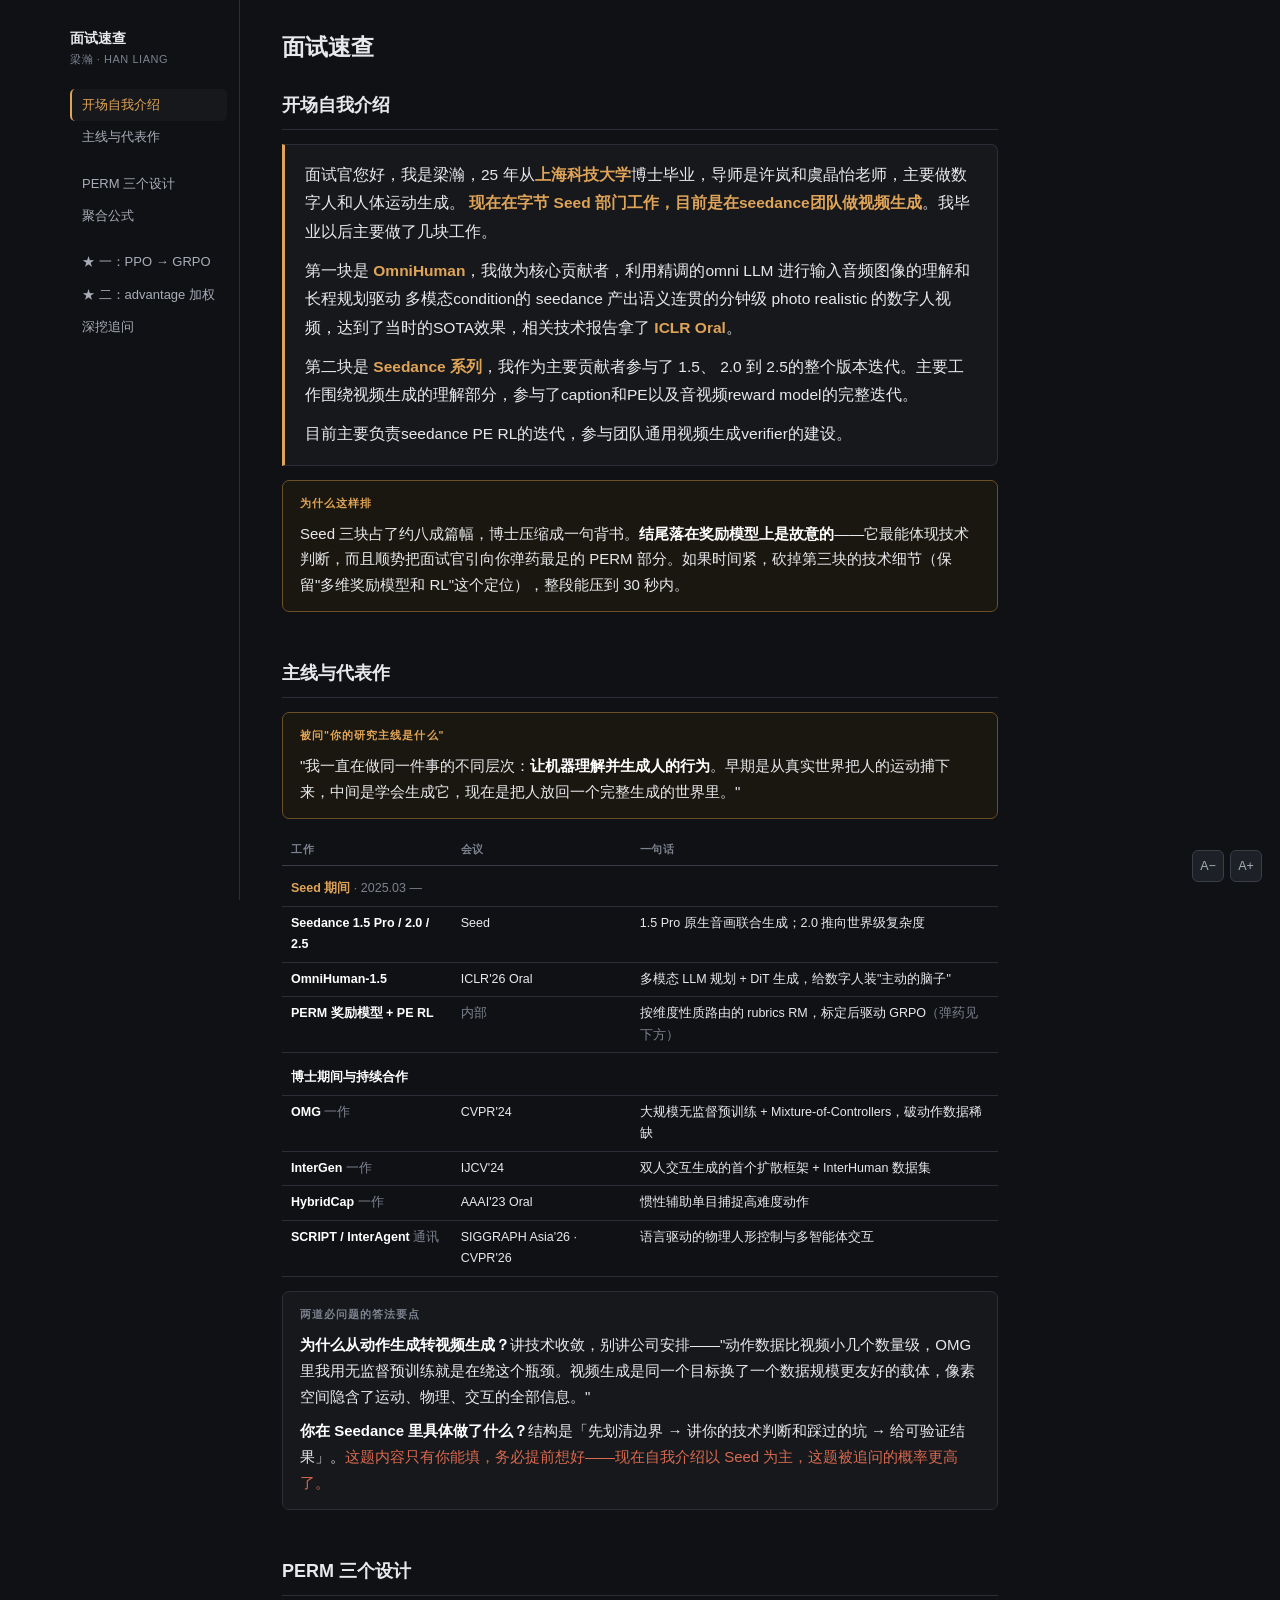
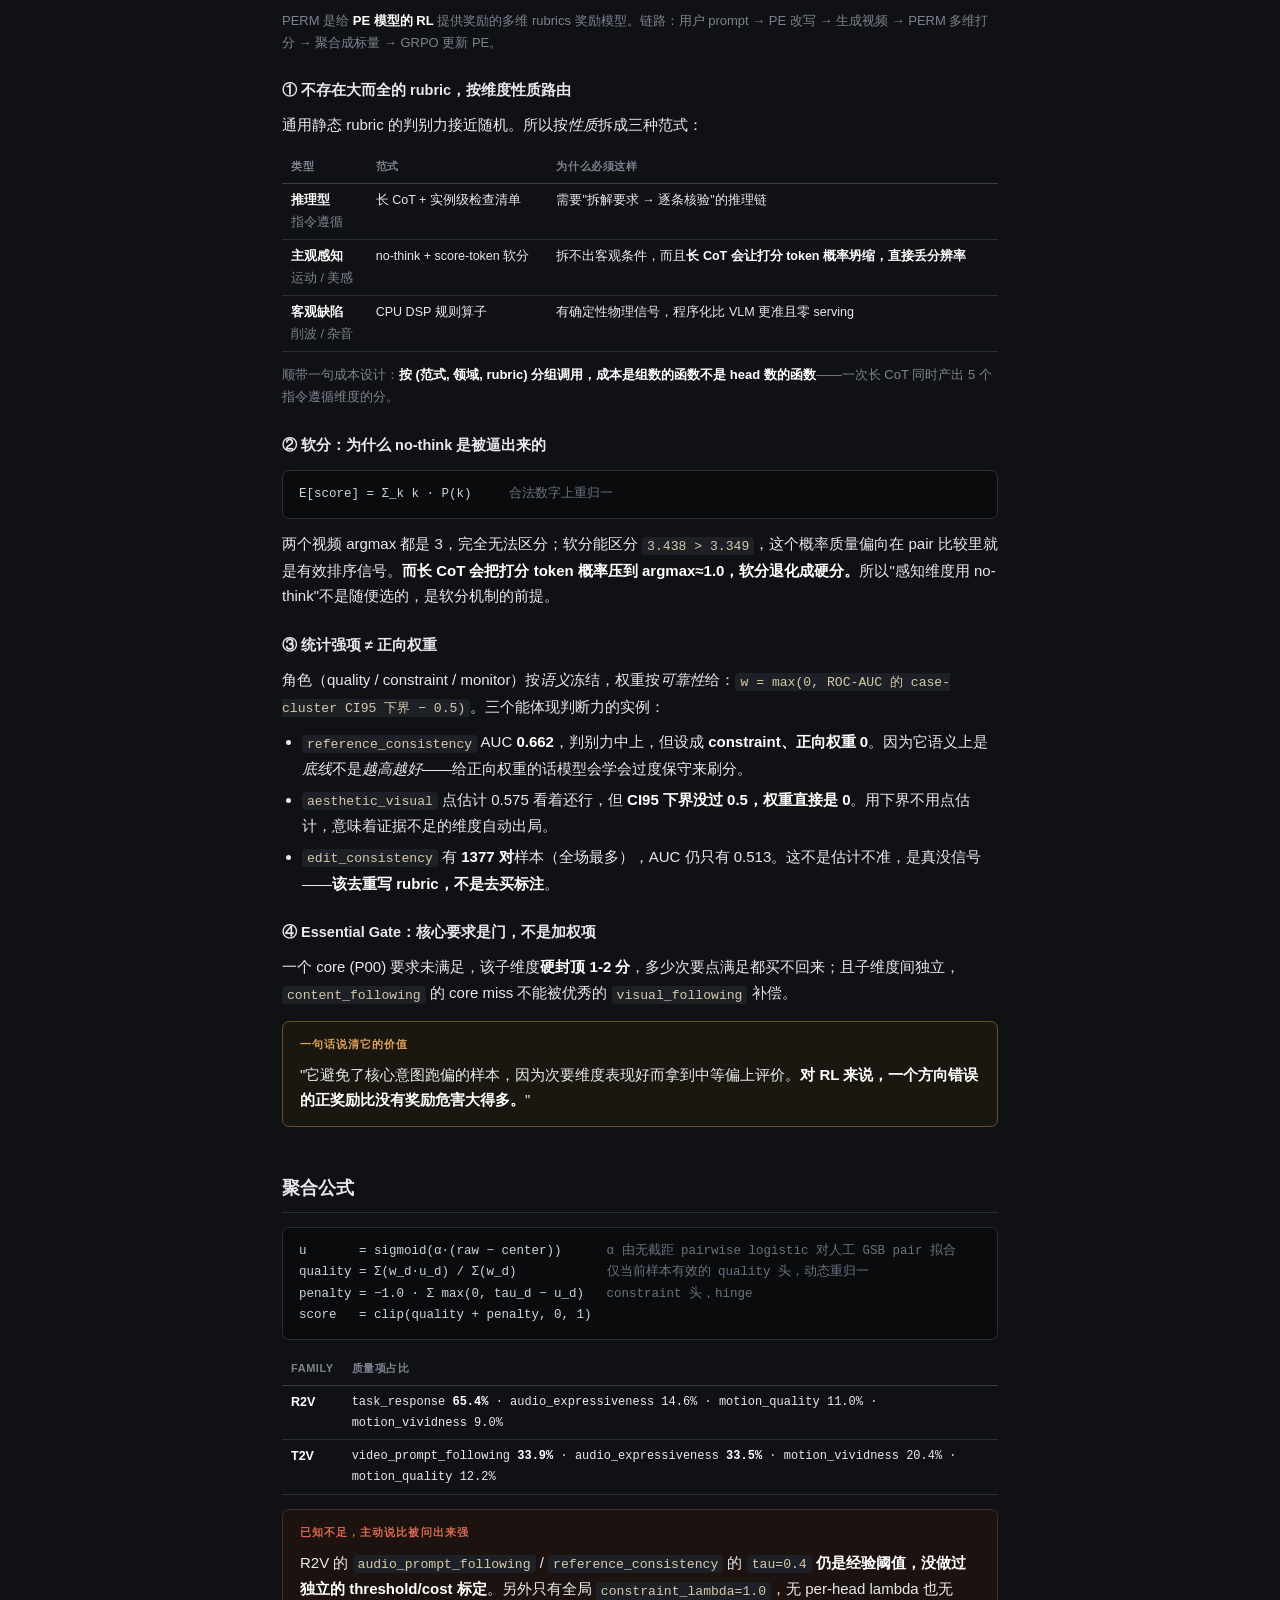
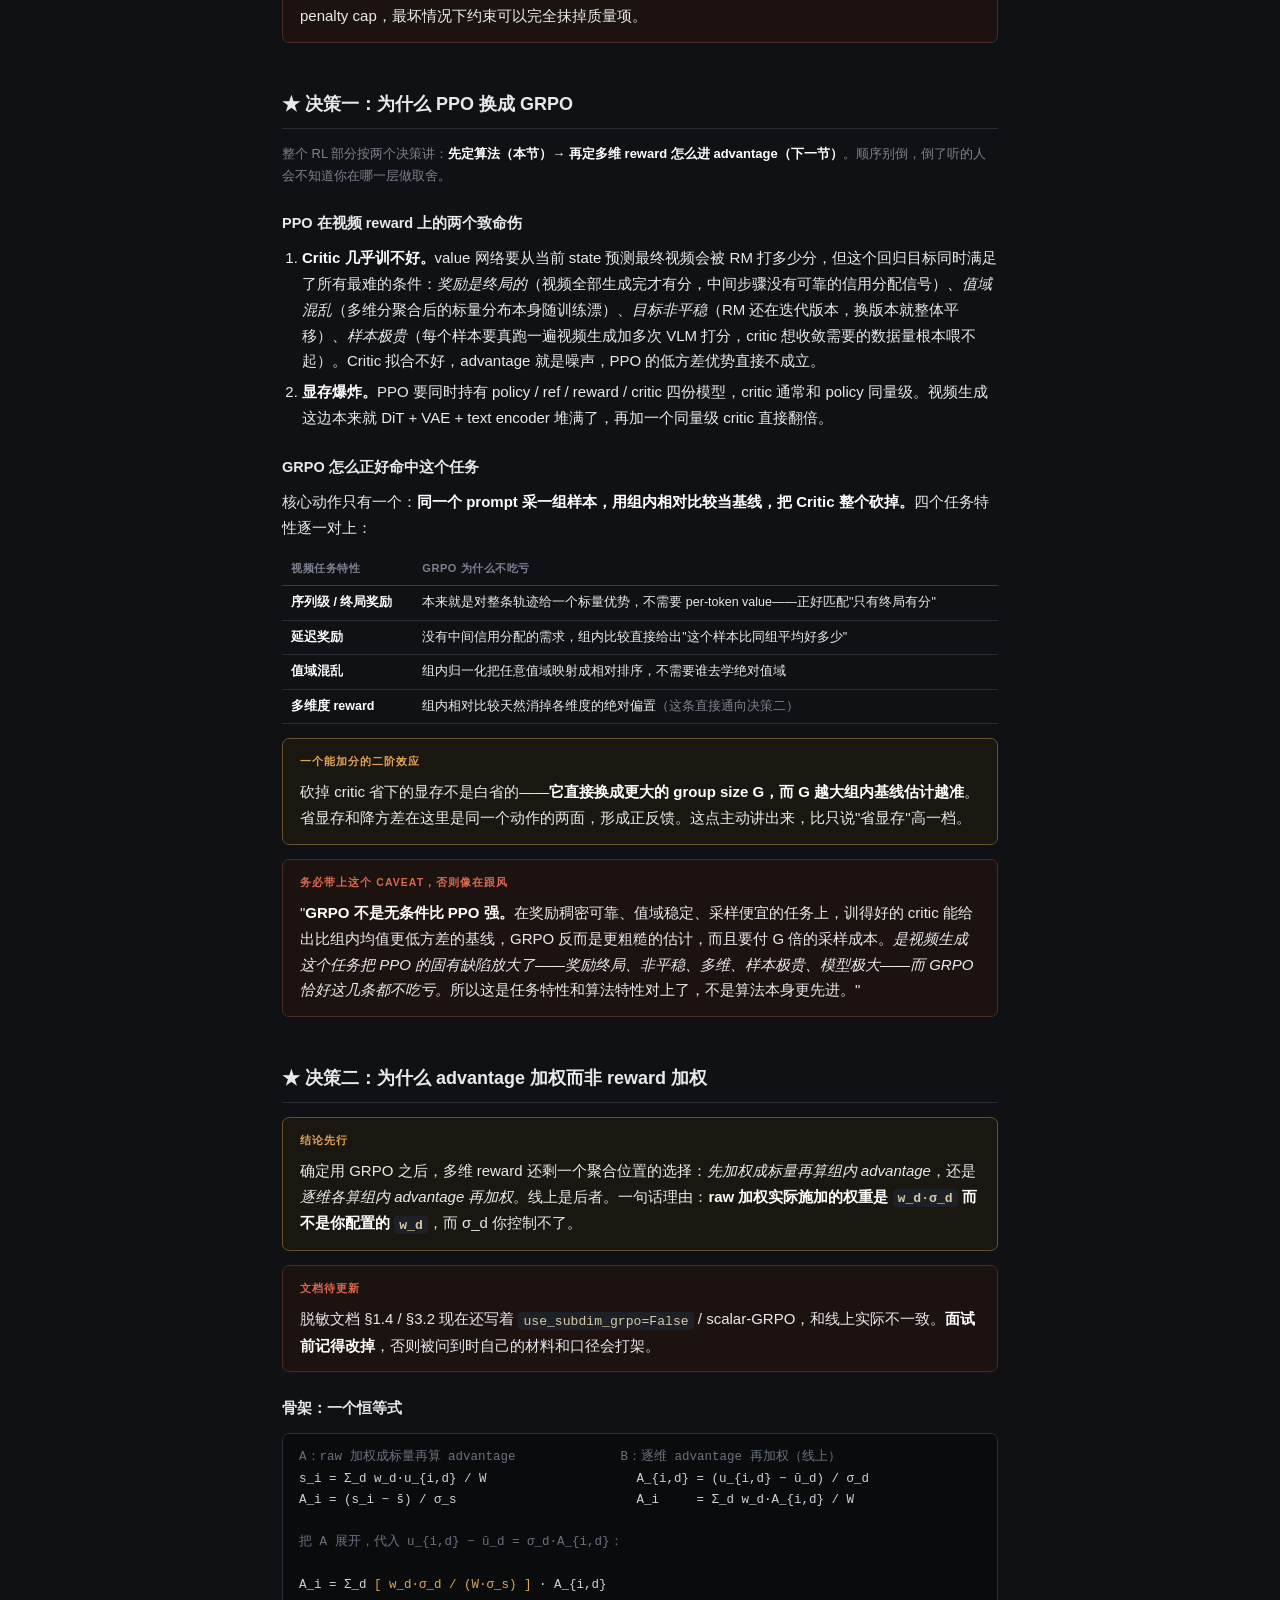
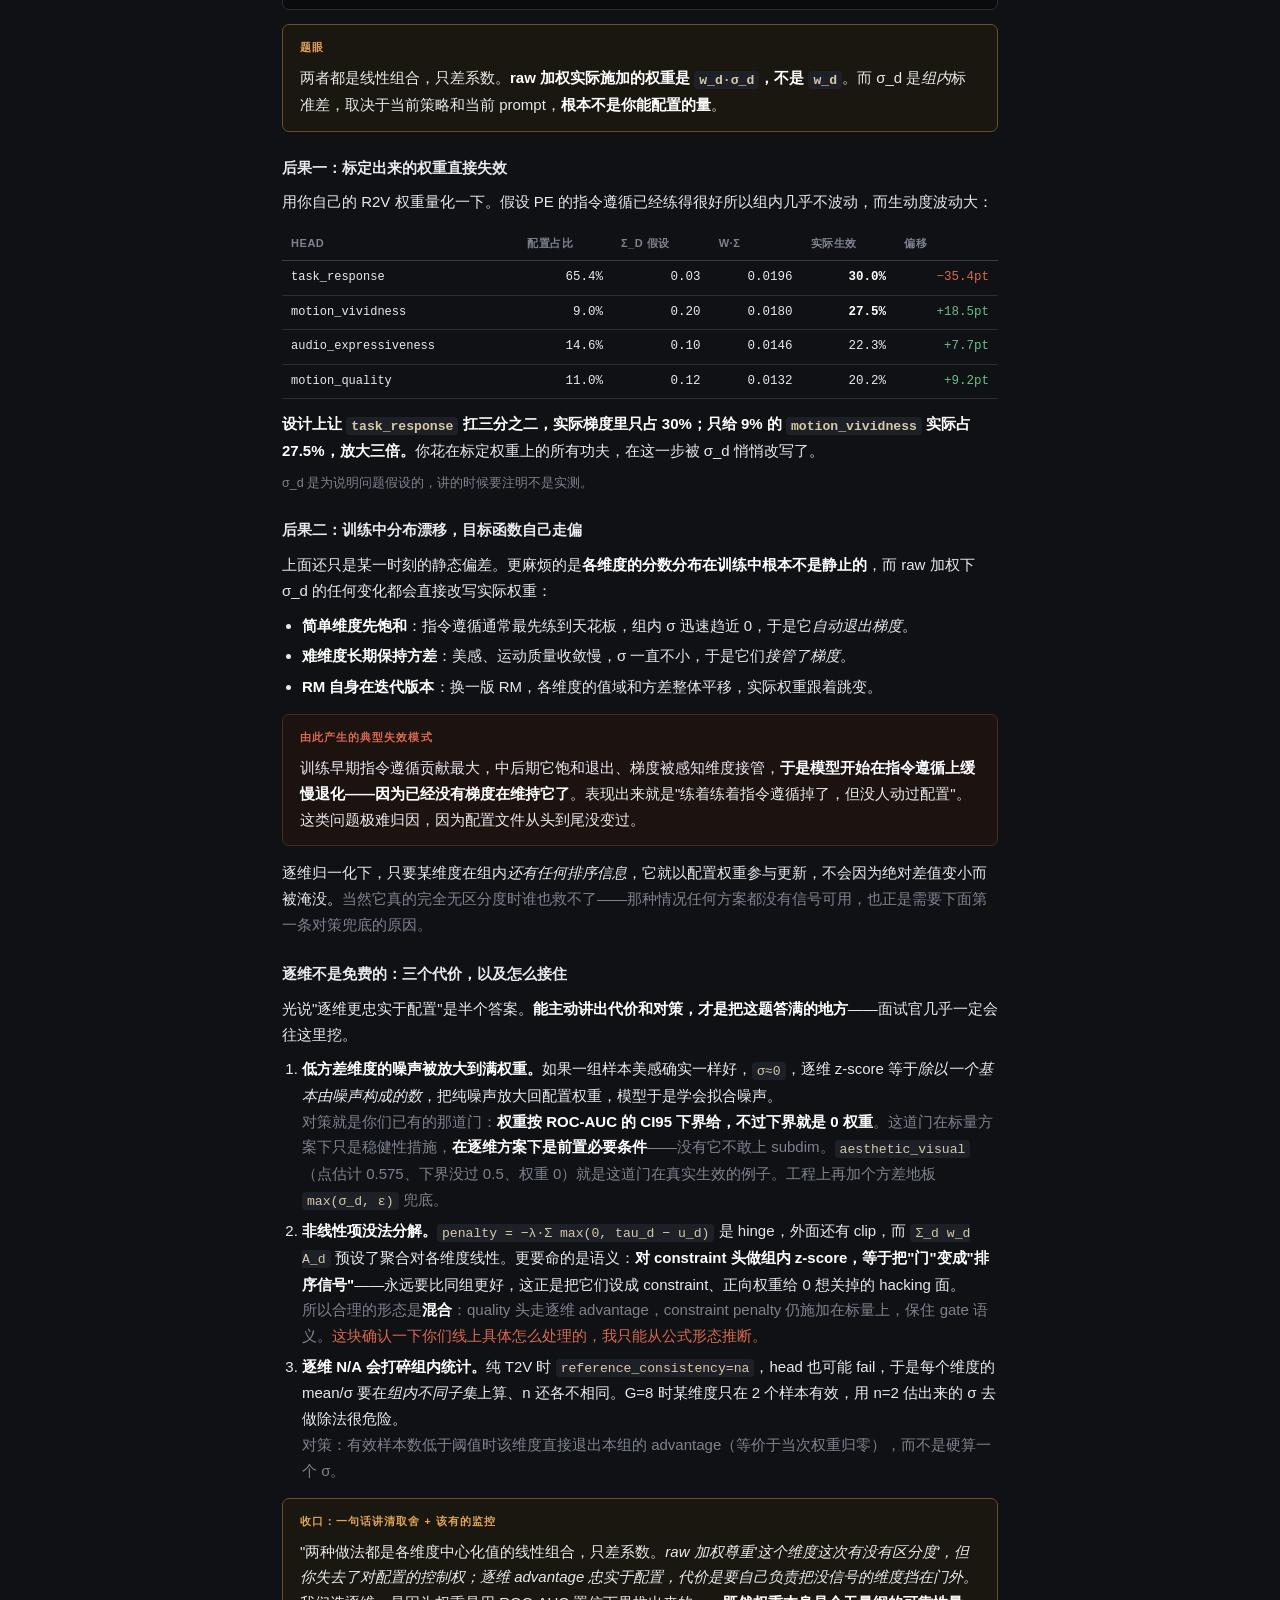
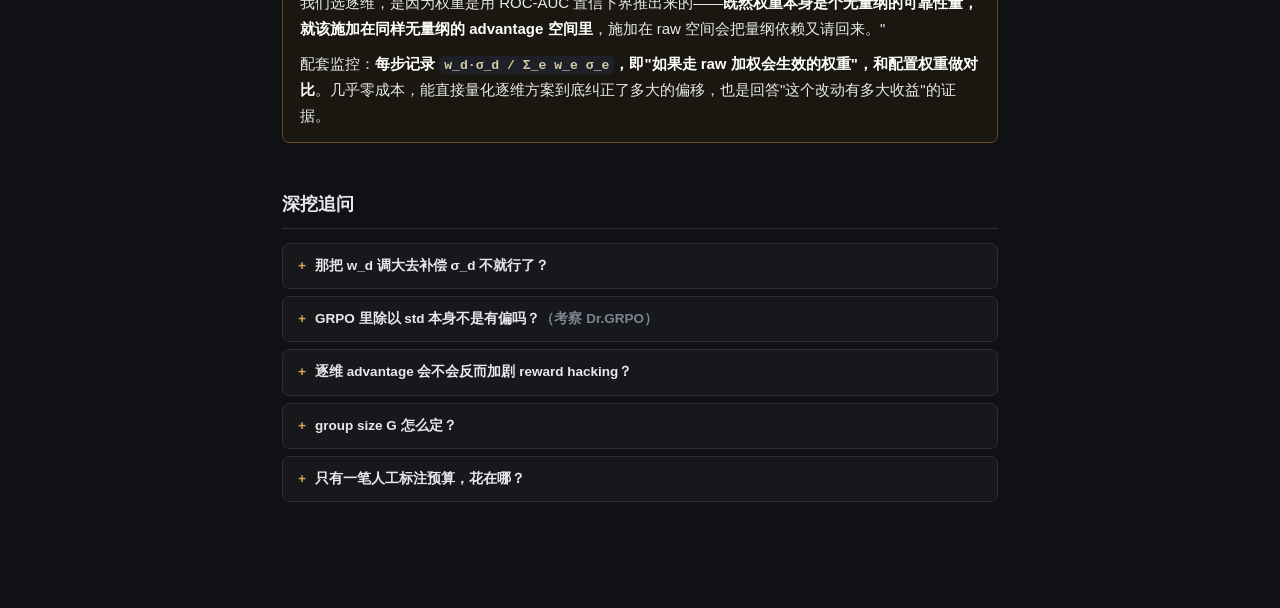
<file: interview-prep.html>
<!DOCTYPE html>
<html lang="zh-CN">

<head>
  <meta charset="UTF-8">
  <meta name="viewport" content="width=device-width, initial-scale=1.0">
  <title>面试速查 · 梁瀚</title>
  <style>
    :root {
      --bg: #101114;
      --bg-2: #16181c;
      --bg-3: #1d2026;
      --line: #2a2e36;
      --line-2: #383d47;
      --fg: #e8e9ec;
      --fg-2: #a8adb8;
      --fg-3: #7c828f;
      --accent: #e0a458;
      --accent-dim: #6b4f28;
      --good: #6bbf8a;
      --warn: #d9694f;
      --mono: ui-monospace, SFMono-Regular, "SF Mono", Menlo, Consolas, monospace;
      --sans: -apple-system, BlinkMacSystemFont, "PingFang SC", "Hiragino Sans GB",
        "Microsoft YaHei", "Segoe UI", Roboto, sans-serif;
    }

    * { box-sizing: border-box; }
    html { scroll-behavior: smooth; scroll-padding-top: 22px; }

    body {
      margin: 0; background: var(--bg); color: var(--fg);
      font-family: var(--sans); font-size: 15px; line-height: 1.72;
      -webkit-font-smoothing: antialiased;
    }

    .wrap { display: flex; align-items: flex-start; max-width: 1180px; margin: 0 auto; }

    nav {
      position: sticky; top: 0; flex: 0 0 190px; height: 100vh;
      padding: 26px 12px 40px 20px; border-right: 1px solid var(--line);
    }
    nav .brand { font-size: 14px; font-weight: 700; }
    nav .brand-sub { font-size: 11px; color: var(--fg-3); margin-bottom: 20px; letter-spacing: .05em; }
    nav a {
      display: block; color: var(--fg-2); text-decoration: none; font-size: 13px;
      padding: 5px 10px; border-radius: 5px; border-left: 2px solid transparent;
    }
    nav a:hover { color: var(--fg); background: var(--bg-2); }
    nav a.on { color: var(--accent); border-left-color: var(--accent); background: var(--bg-2); }
    nav .sep { height: 14px; }

    main { flex: 1 1 auto; min-width: 0; padding: 28px 42px 120px; max-width: 800px; }

    h1 { font-size: 23px; margin: 0 0 22px; }
    h2 {
      font-size: 18px; margin: 46px 0 14px; padding-bottom: 8px;
      border-bottom: 1px solid var(--line);
    }
    h2:first-of-type { margin-top: 0; }
    h3 { font-size: 14.5px; margin: 24px 0 8px; }
    p { margin: 9px 0; }
    ul, ol { margin: 9px 0; padding-left: 20px; }
    li { margin: 5px 0; }
    strong { color: #fff; font-weight: 620; }
    code {
      font-family: var(--mono); font-size: .875em; background: var(--bg-3);
      padding: 1.5px 5px; border-radius: 4px; color: #d7c9a8;
    }

    .script {
      background: var(--bg-2); border: 1px solid var(--line);
      border-left: 3px solid var(--accent); border-radius: 0 7px 7px 0;
      padding: 16px 20px; margin: 14px 0;
    }
    .script p { font-size: 15.5px; line-height: 1.85; margin: 0; }
    .script p + p { margin-top: 10px; }
    .script em { color: var(--accent); font-style: normal; font-weight: 600; }

    .box {
      background: var(--bg-2); border: 1px solid var(--line);
      border-radius: 7px; padding: 13px 17px; margin: 14px 0;
    }
    .box.key { border-color: var(--accent-dim); background: #1a1710; }
    .box.warn { border-color: #4a2b23; background: #1c1310; }
    .box .lbl {
      font-size: 10.5px; letter-spacing: .1em; text-transform: uppercase;
      font-weight: 700; margin-bottom: 6px; color: var(--fg-3);
    }
    .box.key .lbl { color: var(--accent); }
    .box.warn .lbl { color: var(--warn); }
    .box > :last-child { margin-bottom: 0; }

    pre {
      font-family: var(--mono); font-size: 12.5px; line-height: 1.7;
      background: #0a0b0d; border: 1px solid var(--line); border-radius: 7px;
      padding: 13px 16px; overflow-x: auto; margin: 12px 0; color: #cdd3dd;
    }
    pre .c { color: #6a7180; }
    pre .hl { color: var(--accent); }

    table {
      width: 100%; border-collapse: collapse; margin: 12px 0;
      font-size: 12.5px; font-variant-numeric: tabular-nums;
    }
    th {
      text-align: left; padding: 7px 9px; border-bottom: 1.5px solid var(--line-2);
      color: var(--fg-3); font-weight: 600; font-size: 11px;
      text-transform: uppercase; letter-spacing: .05em; white-space: nowrap;
    }
    td { padding: 6px 9px; border-bottom: 1px solid var(--line); vertical-align: top; }
    td.n { text-align: right; font-family: var(--mono); }
    .mono { font-family: var(--mono); font-size: 12px; }
    .dim { color: var(--fg-3); }
    .up { color: var(--good); }
    .down { color: var(--warn); }

    details {
      border: 1px solid var(--line); border-radius: 7px;
      margin: 7px 0; background: var(--bg-2); overflow: hidden;
    }
    summary {
      cursor: pointer; padding: 10px 15px; font-size: 13.5px;
      font-weight: 600; color: var(--fg); list-style: none;
    }
    summary::-webkit-details-marker { display: none; }
    summary::before {
      content: "+"; color: var(--accent); font-family: var(--mono);
      margin-right: 9px; font-weight: 700;
    }
    details[open] summary::before { content: "−"; }
    summary:hover { background: var(--bg-3); }
    .ans { padding: 0 15px 13px 34px; font-size: 13.5px; color: var(--fg-2); }
    .ans > :last-child { margin-bottom: 0; }
    .ans strong { color: var(--fg); }

    .toolbar { position: fixed; right: 18px; bottom: 18px; display: flex; gap: 6px; }
    .toolbar button {
      background: var(--bg-3); color: var(--fg-2); border: 1px solid var(--line-2);
      border-radius: 6px; width: 32px; height: 32px; cursor: pointer; font-size: 12.5px;
    }
    .toolbar button:hover { color: var(--accent); }

    @media print {
      nav, .toolbar { display: none; }
      body { background: #fff; color: #000; font-size: 10pt; }
      main { max-width: none; padding: 0; }
      details { break-inside: avoid; }
      pre, .box, .script { background: #f6f6f6; border-color: #ccc; color: #000; }
    }

    @media (max-width: 860px) {
      nav { display: none; }
      main { padding: 20px 16px 80px; }
    }
  </style>
</head>

<body>
  <div class="wrap">
    <nav>
      <div class="brand">面试速查</div>
      <div class="brand-sub">梁瀚 · HAN LIANG</div>
      <a href="#intro">开场自我介绍</a>
      <a href="#arc">主线与代表作</a>
      <div class="sep"></div>
      <a href="#perm">PERM 三个设计</a>
      <a href="#agg">聚合公式</a>
      <div class="sep"></div>
      <a href="#ppo">★ 一：PPO → GRPO</a>
      <a href="#adv">★ 二：advantage 加权</a>
      <a href="#qa">深挖追问</a>
    </nav>

    <main>
      <h1>面试速查</h1>

      <!-- ============ 开场 ============ -->
      <h2 id="intro">开场自我介绍</h2>

      <div class="script">
        <p>面试官您好，我是梁瀚，25 年从<em>上海科技大学</em>博士毕业，导师是许岚和虞晶怡老师，主要做数字人和人体运动生成。
          <em>现在在字节 Seed 部门工作，目前是在seedance团队做视频生成</em>。我毕业以后主要做了几块工作。</p>
        <p>第一块是 <em>OmniHuman</em>，我做为核心贡献者，利用精调的omni LLM 进行输入音频图像的理解和长程规划驱动 多模态condition的 seedance 产出语义连贯的分钟级 photo realistic 的数字人视频，达到了当时的SOTA效果，相关技术报告拿了 <em>ICLR Oral</em>。</p>
        <p>第二块是 <em>Seedance 系列</em>，我作为主要贡献者参与了 1.5、 2.0 到 2.5的整个版本迭代。主要工作围绕视频生成的理解部分，参与了caption和PE以及音视频reward model的完整迭代。</p>
        <p>目前主要负责seedance PE RL的迭代，参与团队通用视频生成verifier的建设。</p>
      </div>

      <div class="box key">
        <div class="lbl">为什么这样排</div>
        <p>Seed 三块占了约八成篇幅，博士压缩成一句背书。<strong>结尾落在奖励模型上是故意的</strong>——它最能体现技术判断，而且顺势把面试官引向你弹药最足的 PERM 部分。如果时间紧，砍掉第三块的技术细节（保留"多维奖励模型和 RL"这个定位），整段能压到 30 秒内。</p>
      </div>

      <!-- ============ 主线 ============ -->
      <h2 id="arc">主线与代表作</h2>

      <div class="box key">
        <div class="lbl">被问"你的研究主线是什么"</div>
        <p>"我一直在做同一件事的不同层次：<strong>让机器理解并生成人的行为</strong>。早期是从真实世界把人的运动捕下来，中间是学会生成它，现在是把人放回一个完整生成的世界里。"</p>
      </div>

      <table>
        <thead><tr><th>工作</th><th>会议</th><th>一句话</th></tr></thead>
        <tbody>
          <tr><td colspan="3" class="dim" style="padding-top:12px"><strong style="color:var(--accent)">Seed 期间</strong> · 2025.03 —</td></tr>
          <tr><td><strong>Seedance 1.5 Pro / 2.0 / 2.5</strong></td><td>Seed</td><td>1.5 Pro 原生音画联合生成；2.0 推向世界级复杂度</td></tr>
          <tr><td><strong>OmniHuman-1.5</strong></td><td>ICLR'26 Oral</td><td>多模态 LLM 规划 + DiT 生成，给数字人装"主动的脑子"</td></tr>
          <tr><td><strong>PERM 奖励模型 + PE RL</strong></td><td class="dim">内部</td><td>按维度性质路由的 rubrics RM，标定后驱动 GRPO<span class="dim">（弹药见下方）</span></td></tr>
          <tr><td colspan="3" class="dim" style="padding-top:14px"><strong>博士期间与持续合作</strong></td></tr>
          <tr><td><strong>OMG</strong> <span class="dim">一作</span></td><td>CVPR'24</td><td>大规模无监督预训练 + Mixture-of-Controllers，破动作数据稀缺</td></tr>
          <tr><td><strong>InterGen</strong> <span class="dim">一作</span></td><td>IJCV'24</td><td>双人交互生成的首个扩散框架 + InterHuman 数据集</td></tr>
          <tr><td><strong>HybridCap</strong> <span class="dim">一作</span></td><td>AAAI'23 Oral</td><td>惯性辅助单目捕捉高难度动作</td></tr>
          <tr><td><strong>SCRIPT / InterAgent</strong> <span class="dim">通讯</span></td><td>SIGGRAPH Asia'26 · CVPR'26</td><td>语言驱动的物理人形控制与多智能体交互</td></tr>
        </tbody>
      </table>

      <div class="box">
        <div class="lbl">两道必问题的答法要点</div>
        <p><strong>为什么从动作生成转视频生成？</strong>讲技术收敛，别讲公司安排——"动作数据比视频小几个数量级，OMG 里我用无监督预训练就是在绕这个瓶颈。视频生成是同一个目标换了一个数据规模更友好的载体，像素空间隐含了运动、物理、交互的全部信息。"</p>
        <p><strong>你在 Seedance 里具体做了什么？</strong>结构是「先划清边界 → 讲你的技术判断和踩过的坑 → 给可验证结果」。<span class="down">这题内容只有你能填，务必提前想好——现在自我介绍以 Seed 为主，这题被追问的概率更高了。</span></p>
      </div>

      <!-- ============ PERM ============ -->
      <h2 id="perm">PERM 三个设计</h2>

      <p class="dim" style="font-size:13px">PERM 是给 <strong>PE 模型的 RL</strong> 提供奖励的多维 rubrics 奖励模型。链路：用户 prompt → PE 改写 → 生成视频 → PERM 多维打分 → 聚合成标量 → GRPO 更新 PE。</p>

      <h3>① 不存在大而全的 rubric，按维度性质路由</h3>
      <p>通用静态 rubric 的判别力接近随机。所以按<em>性质</em>拆成三种范式：</p>
      <table>
        <thead><tr><th>类型</th><th>范式</th><th>为什么必须这样</th></tr></thead>
        <tbody>
          <tr><td><strong>推理型</strong><br><span class="dim">指令遵循</span></td><td>长 CoT + 实例级检查清单</td><td>需要"拆解要求 → 逐条核验"的推理链</td></tr>
          <tr><td><strong>主观感知</strong><br><span class="dim">运动 / 美感</span></td><td>no-think + score-token 软分</td><td>拆不出客观条件，而且<strong>长 CoT 会让打分 token 概率坍缩，直接丢分辨率</strong></td></tr>
          <tr><td><strong>客观缺陷</strong><br><span class="dim">削波 / 杂音</span></td><td>CPU DSP 规则算子</td><td>有确定性物理信号，程序化比 VLM 更准且零 serving</td></tr>
        </tbody>
      </table>
      <p class="dim" style="font-size:13px">顺带一句成本设计：<strong>按 (范式, 领域, rubric) 分组调用，成本是组数的函数不是 head 数的函数</strong>——一次长 CoT 同时产出 5 个指令遵循维度的分。</p>

      <h3>② 软分：为什么 no-think 是被逼出来的</h3>
      <pre>E[score] = Σ_k k · P(k)     <span class="c">合法数字上重归一</span></pre>
      <p>两个视频 argmax 都是 3，完全无法区分；软分能区分 <code>3.438 &gt; 3.349</code>，这个概率质量偏向在 pair 比较里就是有效排序信号。<strong>而长 CoT 会把打分 token 概率压到 argmax≈1.0，软分退化成硬分。</strong>所以"感知维度用 no-think"不是随便选的，是软分机制的前提。</p>

      <h3>③ 统计强项 ≠ 正向权重</h3>
      <p>角色（quality / constraint / monitor）按<em>语义</em>冻结，权重按<em>可靠性</em>给：<code>w = max(0, ROC-AUC 的 case-cluster CI95 下界 − 0.5)</code>。三个能体现判断力的实例：</p>
      <ul>
        <li><code>reference_consistency</code> AUC <strong>0.662</strong>，判别力中上，但设成 <strong>constraint、正向权重 0</strong>。因为它语义上是<em>底线</em>不是<em>越高越好</em>——给正向权重的话模型会学会过度保守来刷分。</li>
        <li><code>aesthetic_visual</code> 点估计 0.575 看着还行，但 <strong>CI95 下界没过 0.5，权重直接是 0</strong>。用下界不用点估计，意味着证据不足的维度自动出局。</li>
        <li><code>edit_consistency</code> 有 <strong>1377 对</strong>样本（全场最多），AUC 仍只有 0.513。这不是估计不准，是真没信号——<strong>该去重写 rubric，不是去买标注</strong>。</li>
      </ul>

      <h3>④ Essential Gate：核心要求是门，不是加权项</h3>
      <p>一个 core (P00) 要求未满足，该子维度<strong>硬封顶 1-2 分</strong>，多少次要点满足都买不回来；且子维度间独立，<code>content_following</code> 的 core miss 不能被优秀的 <code>visual_following</code> 补偿。</p>
      <div class="box key">
        <div class="lbl">一句话说清它的价值</div>
        <p>"它避免了核心意图跑偏的样本，因为次要维度表现好而拿到中等偏上评价。<strong>对 RL 来说，一个方向错误的正奖励比没有奖励危害大得多。</strong>"</p>
      </div>

      <!-- ============ 聚合 ============ -->
      <h2 id="agg">聚合公式</h2>
      <pre>u       = sigmoid(α·(raw − center))      <span class="c">α 由无截距 pairwise logistic 对人工 GSB pair 拟合</span>
quality = Σ(w_d·u_d) / Σ(w_d)            <span class="c">仅当前样本有效的 quality 头，动态重归一</span>
penalty = −1.0 · Σ max(0, tau_d − u_d)   <span class="c">constraint 头，hinge</span>
score   = clip(quality + penalty, 0, 1)</pre>

      <table>
        <thead><tr><th>family</th><th>质量项占比</th></tr></thead>
        <tbody>
          <tr><td><strong>R2V</strong></td><td class="mono">task_response <strong>65.4%</strong> · audio_expressiveness 14.6% · motion_quality 11.0% · motion_vividness 9.0%</td></tr>
          <tr><td><strong>T2V</strong></td><td class="mono">video_prompt_following <strong>33.9%</strong> · audio_expressiveness <strong>33.5%</strong> · motion_vividness 20.4% · motion_quality 12.2%</td></tr>
        </tbody>
      </table>

      <div class="box warn">
        <div class="lbl">已知不足，主动说比被问出来强</div>
        <p>R2V 的 <code>audio_prompt_following</code> / <code>reference_consistency</code> 的 <code>tau=0.4</code> <strong>仍是经验阈值，没做过独立的 threshold/cost 标定</strong>。另外只有全局 <code>constraint_lambda=1.0</code>，无 per-head lambda 也无 penalty cap，最坏情况下约束可以完全抹掉质量项。</p>
      </div>

      <!-- ============ 决策一 ============ -->
      <h2 id="ppo">★ 决策一：为什么 PPO 换成 GRPO</h2>

      <p class="dim" style="font-size:13px">整个 RL 部分按两个决策讲：<strong>先定算法（本节）→ 再定多维 reward 怎么进 advantage（下一节）</strong>。顺序别倒，倒了听的人会不知道你在哪一层做取舍。</p>

      <h3>PPO 在视频 reward 上的两个致命伤</h3>
      <ol>
        <li><strong>Critic 几乎训不好。</strong>value 网络要从当前 state 预测最终视频会被 RM 打多少分，但这个回归目标同时满足了所有最难的条件：<em>奖励是终局的</em>（视频全部生成完才有分，中间步骤没有可靠的信用分配信号）、<em>值域混乱</em>（多维分聚合后的标量分布本身随训练漂）、<em>目标非平稳</em>（RM 还在迭代版本，换版本就整体平移）、<em>样本极贵</em>（每个样本要真跑一遍视频生成加多次 VLM 打分，critic 想收敛需要的数据量根本喂不起）。Critic 拟合不好，advantage 就是噪声，PPO 的低方差优势直接不成立。</li>
        <li><strong>显存爆炸。</strong>PPO 要同时持有 policy / ref / reward / critic 四份模型，critic 通常和 policy 同量级。视频生成这边本来就 DiT + VAE + text encoder 堆满了，再加一个同量级 critic 直接翻倍。</li>
      </ol>

      <h3>GRPO 怎么正好命中这个任务</h3>
      <p>核心动作只有一个：<strong>同一个 prompt 采一组样本，用组内相对比较当基线，把 Critic 整个砍掉。</strong>四个任务特性逐一对上：</p>
      <table>
        <thead><tr><th>视频任务特性</th><th>GRPO 为什么不吃亏</th></tr></thead>
        <tbody>
          <tr><td><strong>序列级 / 终局奖励</strong></td><td>本来就是对整条轨迹给一个标量优势，不需要 per-token value——正好匹配"只有终局有分"</td></tr>
          <tr><td><strong>延迟奖励</strong></td><td>没有中间信用分配的需求，组内比较直接给出"这个样本比同组平均好多少"</td></tr>
          <tr><td><strong>值域混乱</strong></td><td>组内归一化把任意值域映射成相对排序，不需要谁去学绝对值域</td></tr>
          <tr><td><strong>多维度 reward</strong></td><td>组内相对比较天然消掉各维度的绝对偏置<span class="dim">（这条直接通向决策二）</span></td></tr>
        </tbody>
      </table>

      <div class="box key">
        <div class="lbl">一个能加分的二阶效应</div>
        <p>砍掉 critic 省下的显存不是白省的——<strong>它直接换成更大的 group size G，而 G 越大组内基线估计越准</strong>。省显存和降方差在这里是同一个动作的两面，形成正反馈。这点主动讲出来，比只说"省显存"高一档。</p>
      </div>

      <div class="box warn">
        <div class="lbl">务必带上这个 caveat，否则像在跟风</div>
        <p>"<strong>GRPO 不是无条件比 PPO 强。</strong>在奖励稠密可靠、值域稳定、采样便宜的任务上，训得好的 critic 能给出比组内均值更低方差的基线，GRPO 反而是更粗糙的估计，而且要付 G 倍的采样成本。<em>是视频生成这个任务把 PPO 的固有缺陷放大了——奖励终局、非平稳、多维、样本极贵、模型极大——而 GRPO 恰好这几条都不吃亏。</em>所以这是任务特性和算法特性对上了，不是算法本身更先进。"</p>
      </div>

      <!-- ============ 决策二 ============ -->
      <h2 id="adv">★ 决策二：为什么 advantage 加权而非 reward 加权</h2>

      <div class="box key">
        <div class="lbl">结论先行</div>
        <p>确定用 GRPO 之后，多维 reward 还剩一个聚合位置的选择：<em>先加权成标量再算组内 advantage</em>，还是<em>逐维各算组内 advantage 再加权</em>。线上是后者。一句话理由：<strong>raw 加权实际施加的权重是 <code>w_d·σ_d</code> 而不是你配置的 <code>w_d</code></strong>，而 σ_d 你控制不了。</p>
      </div>

      <div class="box warn">
        <div class="lbl">文档待更新</div>
        <p>脱敏文档 §1.4 / §3.2 现在还写着 <code>use_subdim_grpo=False</code> / scalar-GRPO，和线上实际不一致。<strong>面试前记得改掉</strong>，否则被问到时自己的材料和口径会打架。</p>
      </div>

      <h3>骨架：一个恒等式</h3>
      <pre><span class="c">A：raw 加权成标量再算 advantage              B：逐维 advantage 再加权（线上）</span>
s_i = Σ_d w_d·u_{i,d} / W                    A_{i,d} = (u_{i,d} − ū_d) / σ_d
A_i = (s_i − s̄) / σ_s                        A_i     = Σ_d w_d·A_{i,d} / W

<span class="c">把 A 展开，代入 u_{i,d} − ū_d = σ_d·A_{i,d}：</span>

A_i = Σ_d <span class="hl">[ w_d·σ_d / (W·σ_s) ]</span> · A_{i,d}</pre>

      <div class="box key">
        <div class="lbl">题眼</div>
        <p>两者都是线性组合，只差系数。<strong>raw 加权实际施加的权重是 <code>w_d·σ_d</code>，不是 <code>w_d</code></strong>。而 σ_d 是<em>组内</em>标准差，取决于当前策略和当前 prompt，<strong>根本不是你能配置的量</strong>。</p>
      </div>

      <h3>后果一：标定出来的权重直接失效</h3>
      <p>用你自己的 R2V 权重量化一下。假设 PE 的指令遵循已经练得很好所以组内几乎不波动，而生动度波动大：</p>
      <table>
        <thead><tr><th>head</th><th>配置占比</th><th>σ_d <span class="dim">假设</span></th><th>w·σ</th><th>实际生效</th><th>偏移</th></tr></thead>
        <tbody>
          <tr><td class="mono">task_response</td><td class="n">65.4%</td><td class="n">0.03</td><td class="n">0.0196</td><td class="n"><strong>30.0%</strong></td><td class="n down">−35.4pt</td></tr>
          <tr><td class="mono">motion_vividness</td><td class="n">9.0%</td><td class="n">0.20</td><td class="n">0.0180</td><td class="n"><strong>27.5%</strong></td><td class="n up">+18.5pt</td></tr>
          <tr><td class="mono">audio_expressiveness</td><td class="n">14.6%</td><td class="n">0.10</td><td class="n">0.0146</td><td class="n">22.3%</td><td class="n up">+7.7pt</td></tr>
          <tr><td class="mono">motion_quality</td><td class="n">11.0%</td><td class="n">0.12</td><td class="n">0.0132</td><td class="n">20.2%</td><td class="n up">+9.2pt</td></tr>
        </tbody>
      </table>
      <p><strong>设计上让 <code>task_response</code> 扛三分之二，实际梯度里只占 30%；只给 9% 的 <code>motion_vividness</code> 实际占 27.5%，放大三倍。</strong>你花在标定权重上的所有功夫，在这一步被 σ_d 悄悄改写了。</p>
      <p class="dim" style="font-size:12.5px">σ_d 是为说明问题假设的，讲的时候要注明不是实测。</p>

      <h3>后果二：训练中分布漂移，目标函数自己走偏</h3>
      <p>上面还只是某一时刻的静态偏差。更麻烦的是<strong>各维度的分数分布在训练中根本不是静止的</strong>，而 raw 加权下 σ_d 的任何变化都会直接改写实际权重：</p>
      <ul>
        <li><strong>简单维度先饱和</strong>：指令遵循通常最先练到天花板，组内 σ 迅速趋近 0，于是它<em>自动退出梯度</em>。</li>
        <li><strong>难维度长期保持方差</strong>：美感、运动质量收敛慢，σ 一直不小，于是它们<em>接管了梯度</em>。</li>
        <li><strong>RM 自身在迭代版本</strong>：换一版 RM，各维度的值域和方差整体平移，实际权重跟着跳变。</li>
      </ul>

      <div class="box warn">
        <div class="lbl">由此产生的典型失效模式</div>
        <p>训练早期指令遵循贡献最大，中后期它饱和退出、梯度被感知维度接管，<strong>于是模型开始在指令遵循上缓慢退化——因为已经没有梯度在维持它了</strong>。表现出来就是"练着练着指令遵循掉了，但没人动过配置"。这类问题极难归因，因为配置文件从头到尾没变过。</p>
      </div>

      <p>逐维归一化下，只要某维度在组内<em>还有任何排序信息</em>，它就以配置权重参与更新，不会因为绝对差值变小而被淹没。<span class="dim">当然它真的完全无区分度时谁也救不了——那种情况任何方案都没有信号可用，也正是需要下面第一条对策兜底的原因。</span></p>

      <h3>逐维不是免费的：三个代价，以及怎么接住</h3>
      <p>光说"逐维更忠实于配置"是半个答案。<strong>能主动讲出代价和对策，才是把这题答满的地方</strong>——面试官几乎一定会往这里挖。</p>
      <ol>
        <li><strong>低方差维度的噪声被放大到满权重。</strong>如果一组样本美感确实一样好，<code>σ≈0</code>，逐维 z-score 等于<em>除以一个基本由噪声构成的数</em>，把纯噪声放大回配置权重，模型于是学会拟合噪声。<br>
          <span class="dim">对策就是你们已有的那道门：<strong>权重按 ROC-AUC 的 CI95 下界给，不过下界就是 0 权重</strong>。这道门在标量方案下只是稳健性措施，<strong>在逐维方案下是前置必要条件</strong>——没有它不敢上 subdim。<code>aesthetic_visual</code>（点估计 0.575、下界没过 0.5、权重 0）就是这道门在真实生效的例子。工程上再加个方差地板 <code>max(σ_d, ε)</code> 兜底。</span></li>
        <li><strong>非线性项没法分解。</strong><code>penalty = −λ·Σ max(0, tau_d − u_d)</code> 是 hinge，外面还有 clip，而 <code>Σ_d w_d A_d</code> 预设了聚合对各维度线性。更要命的是语义：<strong>对 constraint 头做组内 z-score，等于把"门"变成"排序信号"</strong>——永远要比同组更好，这正是把它们设成 constraint、正向权重给 0 想关掉的 hacking 面。<br>
          <span class="dim">所以合理的形态是<strong>混合</strong>：quality 头走逐维 advantage，constraint penalty 仍施加在标量上，保住 gate 语义。<span class="down">这块确认一下你们线上具体怎么处理的，我只能从公式形态推断。</span></span></li>
        <li><strong>逐维 N/A 会打碎组内统计。</strong>纯 T2V 时 <code>reference_consistency=na</code>，head 也可能 fail，于是每个维度的 mean/σ 要在<em>组内不同子集</em>上算、n 还各不相同。G=8 时某维度只在 2 个样本有效，用 n=2 估出来的 σ 去做除法很危险。<br>
          <span class="dim">对策：有效样本数低于阈值时该维度直接退出本组的 advantage（等价于当次权重归零），而不是硬算一个 σ。</span></li>
      </ol>

      <div class="box key">
        <div class="lbl">收口：一句话讲清取舍 + 该有的监控</div>
        <p>"两种做法都是各维度中心化值的线性组合，只差系数。<em>raw 加权尊重'这个维度这次有没有区分度'，但你失去了对配置的控制权；逐维 advantage 忠实于配置，代价是要自己负责把没信号的维度挡在门外。</em>我们选逐维，是因为权重是用 ROC-AUC 置信下界推出来的——<strong>既然权重本身是个无量纲的可靠性量，就该施加在同样无量纲的 advantage 空间里</strong>，施加在 raw 空间会把量纲依赖又请回来。"</p>
        <p>配套监控：<strong>每步记录 <code>w_d·σ_d / Σ_e w_e σ_e</code>，即"如果走 raw 加权会生效的权重"，和配置权重做对比</strong>。几乎零成本，能直接量化逐维方案到底纠正了多大的偏移，也是回答"这个改动有多大收益"的证据。</p>
      </div>

      <!-- ============ 追问 ============ -->
      <h2 id="qa">深挖追问</h2>

      <details>
        <summary>那把 w_d 调大去补偿 σ_d 不就行了？</summary>
        <div class="ans">
          <p>不行，<strong>σ_d 非平稳而且是 per-prompt 的</strong>。训练中各维度饱和速度不同，你调的是移动靶；不同 prompt 的 σ_d 分布也不一样，没有任何一组常数能同时补偿所有 group。补偿 σ_d 本质上就是在做逐维归一化，只是用手动、滞后、且只在均值意义上正确的方式做。</p>
        </div>
      </details>

      <details>
        <summary>GRPO 里除以 std 本身不是有偏吗？<span class="dim">（考察 Dr.GRPO）</span></summary>
        <div class="ans">
          <p>问得很准，这是我们方案<strong>最实在的一处代价</strong>，不要回避。</p>
          <p>"是的，除以组内 std 会引入<strong>难度偏置</strong>——组内方差小的 prompt 梯度被放大，相当于加了个和难度相关的隐式权重。而且这个批评<strong>对逐维版本比对标量版本更尖锐</strong>，因为我们把这个有偏的除法做了 D 次。</p>
          <p>关键是要把两件常被混谈的事分开：<strong>逐维中心化是无偏的方差缩减，除以组内 std 才是引入偏置的那一步。</strong>我们真正需要的是前者——去掉每个维度、每个 prompt 的基线；后者只是为了让权重可比。所以自然的收敛方向是<em>保留逐维中心化，但把分母从组内 σ_d 换成跨 batch 的 EMA 全局 σ_d</em>：既拿到权重忠实性，又不吃组内 std 的难度偏置和小样本噪声。"</p>
        </div>
      </details>

      <details>
        <summary>逐维 advantage 会不会反而加剧 reward hacking？</summary>
        <div class="ans">
          <p>会，这是我们上逐维时<strong>最先要堵的口子</strong>，坦诚承认再讲对策。</p>
          <p>"<strong>逐维归一化保证每个维度永远以满权重推动策略</strong>，包括判别力接近随机的那些。raw 加权下没信号的维度会自然沉默，逐维会强行把它的噪声放大到配置权重，模型于是学会拟合噪声。</p>
          <p>所以这两个设计是<strong>配套的、不能拆开看</strong>——<em>AUC 的 CI 下界门控在标量方案下只是个稳健性措施，在逐维方案下它是前置必要条件。</em>正因为我们先有了'不过 CI 下界就是 0 权重'这道门，把没证据的维度整个挡在 advantage 之外，逐维归一化才是安全的。反过来说，如果哪天有人想放宽权重门槛，那必须先把逐维换回标量。"</p>
        </div>
      </details>

      <details>
        <summary>group size G 怎么定？</summary>
        <div class="ans">
          <p>G 是<strong>基线估计质量和采样成本的直接权衡</strong>，而视频生成里每个样本都要真跑一遍生成加打分，所以这个权衡比文本 RL 尖锐得多。</p>
          <p>两个约束一起看：G 太小组内均值噪声大、基线不可靠（而且逐维 σ̂ 更不可靠——G=8 时相对误差就有约 25%）；G 太大则每个 prompt 的边际收益递减，不如把算力铺到更多 prompt 上去覆盖分布。<strong>砍掉 critic 省下的显存正好换成更大的 G，这是选 GRPO 的一个附带收益。</strong></p>
        </div>
      </details>

      <details>
        <summary>只有一笔人工标注预算，花在哪？</summary>
        <div class="ans">
          <p>花在<strong>判别力已证明"中等"、但样本量还撑不起 CI 下界</strong>的维度上，别均匀铺。<code>aesthetic_visual</code>（0.575 / n=353，下界没过 0.5）是最典型的"可能有信号但证据不足"，边际收益最高。反过来 <code>edit_consistency</code> 已经 1377 对还是 0.513，<strong>那是 rubric 设计问题不是数据量问题</strong>，再买标注也救不回来。</p>
        </div>
      </details>
    </main>
  </div>

  <div class="toolbar">
    <button id="dec" title="减小字号">A−</button>
    <button id="inc" title="增大字号">A+</button>
  </div>

  <script>
    (function () {
      'use strict';
      var links = Array.prototype.slice.call(document.querySelectorAll('nav a'));
      var map = {}, targets = [];
      links.forEach(function (a) {
        var el = document.getElementById(a.getAttribute('href').slice(1));
        if (el) { map[el.id] = a; targets.push(el); }
      });

      function sync() {
        var best = null, bestTop = -Infinity;
        targets.forEach(function (el) {
          var top = el.getBoundingClientRect().top - 80;
          if (top <= 0 && top > bestTop) { bestTop = top; best = el; }
        });
        if (!best && targets.length) best = targets[0];
        links.forEach(function (a) { a.classList.remove('on'); });
        if (best && map[best.id]) map[best.id].classList.add('on');
      }

      var tick = false;
      window.addEventListener('scroll', function () {
        if (!tick) { tick = true; requestAnimationFrame(function () { sync(); tick = false; }); }
      }, { passive: true });
      sync();

      var size = parseFloat(localStorage.getItem('ip-size') || '15');
      function apply() {
        document.body.style.fontSize = size + 'px';
        try { localStorage.setItem('ip-size', String(size)); } catch (e) { }
      }
      document.getElementById('inc').onclick = function () { size = Math.min(size + 1, 22); apply(); };
      document.getElementById('dec').onclick = function () { size = Math.max(size - 1, 12); apply(); };
      apply();

      var opened = [];
      window.addEventListener('beforeprint', function () {
        opened = [];
        document.querySelectorAll('details').forEach(function (d) {
          if (!d.open) { opened.push(d); d.open = true; }
        });
      });
      window.addEventListener('afterprint', function () {
        opened.forEach(function (d) { d.open = false; }); opened = [];
      });
    })();
  </script>
</body>

</html>
</file>
